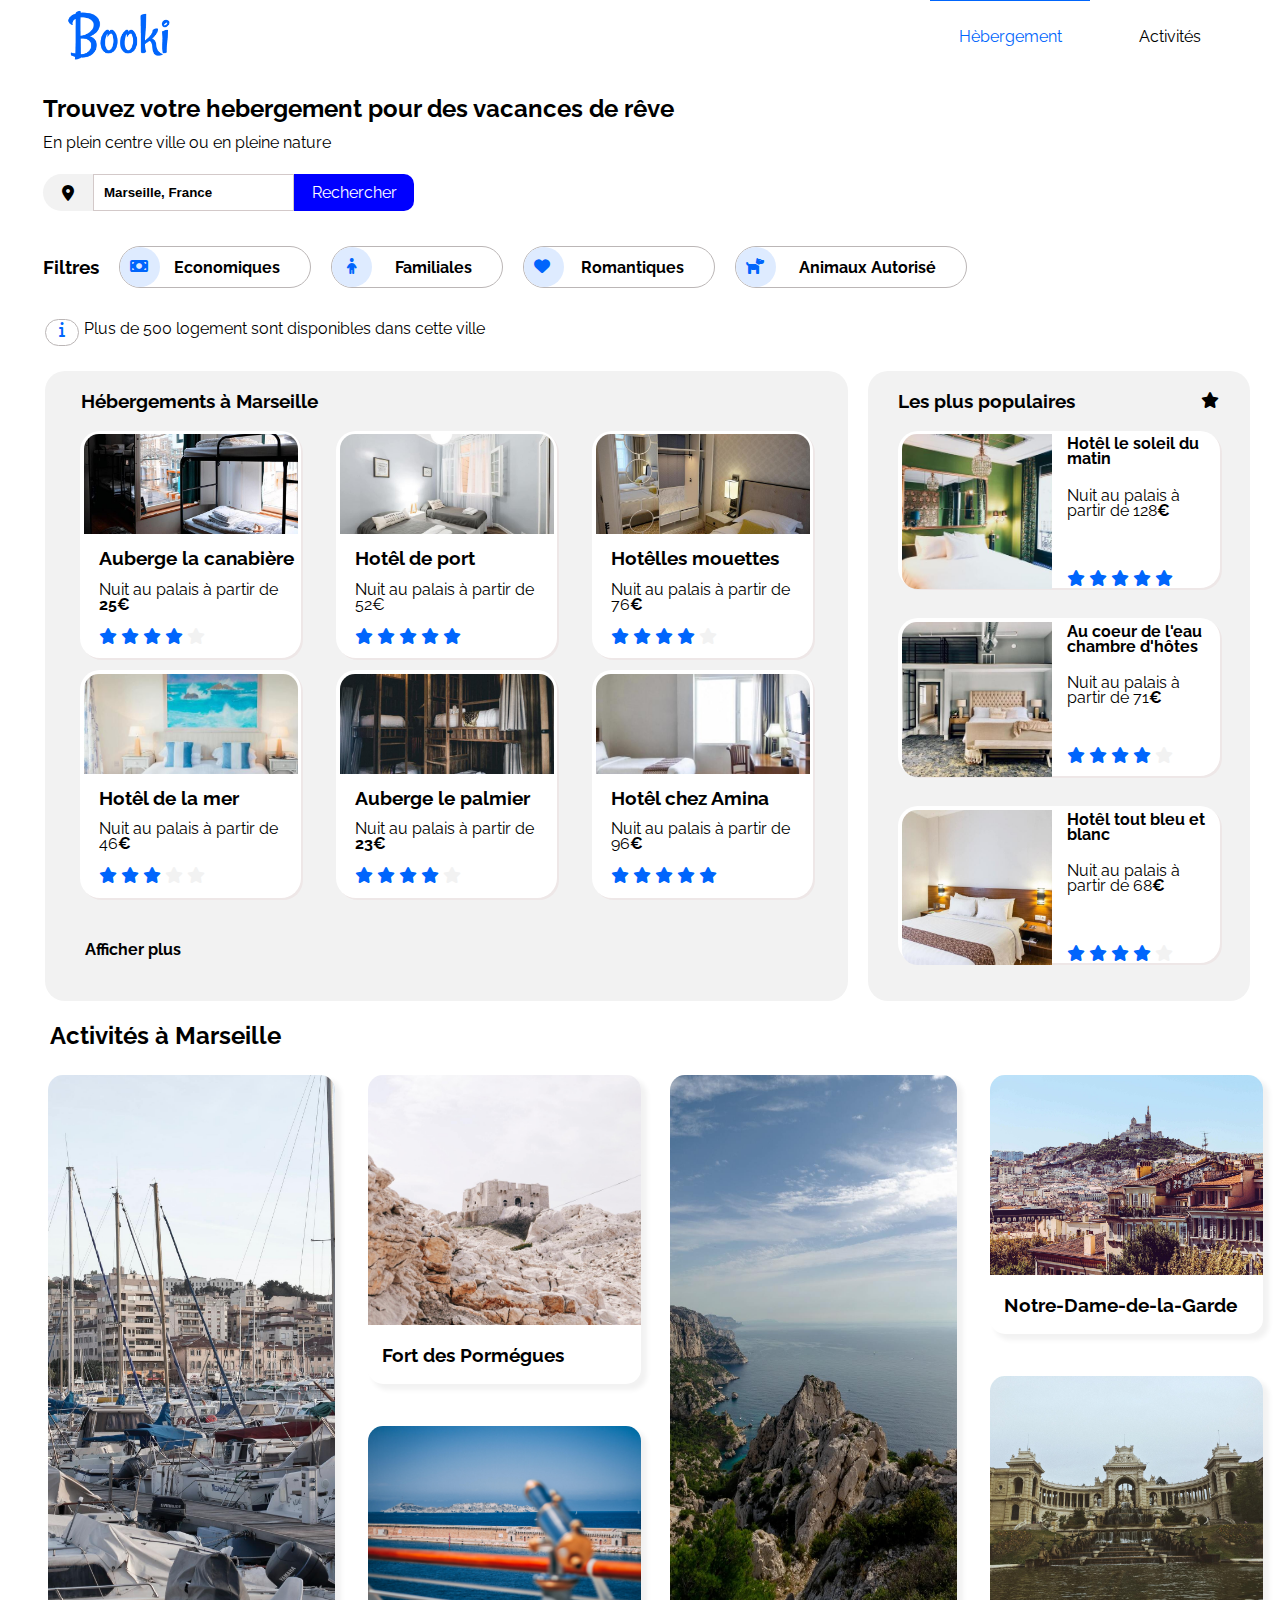
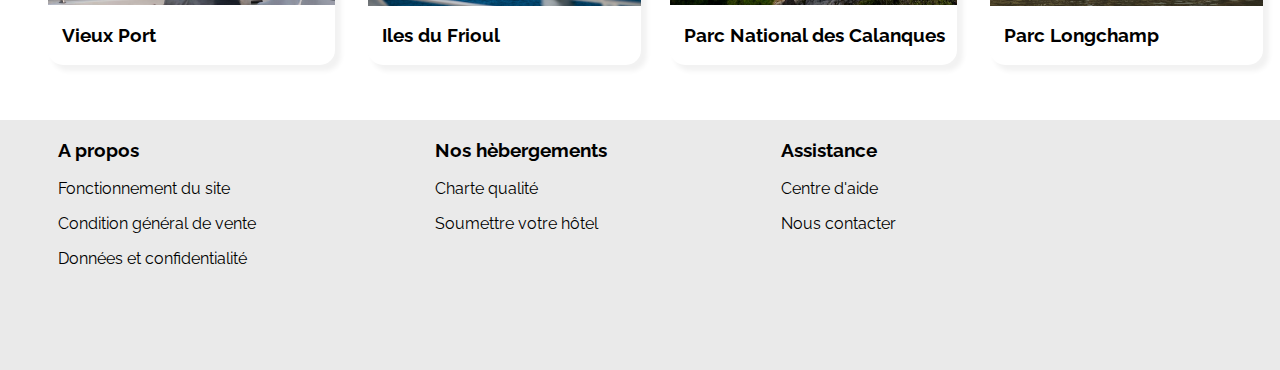
<file: index.html>
<!DOCTYPE html>
<html lang="en">

<head>
    <meta charset="UTF-8">
    <meta http-equiv="X-UA-Compatible" content="IE=edge">
    <meta name="viewport" content="width=device-width, initial-scale=1.0">
    <title>Booki</title>
    <link rel="stylesheet" href="styles.css">
    <link rel="stylesheet" href="https://cdnjs.cloudflare.com/ajax/libs/font-awesome/6.4.0/css/all.min.css">
    <link rel="stylesheet" href="https://fonts.google.com/specimen/Raleway">
</head>

<body>
    <div class="main">
        <header class="NAV">
            <div class="send size-liens/ flex-between flex-column-betweens">
                <div class="content-logo">
                <img src="./Image-booki/Booki@3x.png" alt="logo Booki" class="size-lien">
            </div>
                <nav class="flex-arounds">
                    <div class="flex-centre1 su bordure-nav1">
                        <div class="size-lien s flex-centre1 bordure-nav3">
                            <a class="color texte" href="#Hèbergement">Hèbergement</a>
                        </div>
                        <div class="size-lien rest flex-centre1 bordure-nav">
                            <a class="color-lien2 texte" href="#Activités">Activités</a>
                        </div>
                    </div>
                </nav>
            </div>
        </header>
        <div class="container send">
            <div class="main res">
                <div class="section-title">
                    <h2 class="chou">Trouvez votre hebergement pour des vacances de rêve</h2>
                </div>
                    <p>En plein centre ville ou en pleine nature</p>
                <div>
                    <div class="bordure-search flex-centre2">
                        <div class="back-gris flex-centre icon-size">
                            <i class="fa-solid fa-location-dot"></i>
                        </div>
                        <div class="loge">
                            <strong>
                            <input class="bordure-none padding-search" type="text"
                                placeholder="Marseille, France">
                            </strong>
                        </div>
                        <div class="back-bleu flex-centre buttom-search">Rechercher</div>
                        <div class="back-bleue flex-centren buttom-searche"><i class="fa-solid fa-magnifying-glass"></i></div>
                    </div>
                </div>
            </div>
            <div class="mobile-filtre-wrap filtre tailles-blooFoot sami">
                <div class="marg-filtre-titre res">
                    <h3>Filtres</h3>
                </div>
                <div class="section-title moon mobile-filtre-wrap">
                    <div class="flex-betweens filtre-texte-icone moon res">
                        <div class="circle">
                            <i class="fa-solid fa-money-bill fa-Ig filtre-icons flex-centre color"></i>
                        </div>
                        <div class="se flex-centre">Economiques</div>
                    </div>
                    <div class="flex-betweens filtre-texte-icone1 moon res">
                        <div class="circle">
                            <i class="fa-solid fa-child fa-Ig filtre-icons flex-centre color sends2"></i>
                        </div>
                        <div class="se flex-centre">Familiales</div>
                    </div>
                    <div class="flex-betweens filtre-texte-icone moon res">
                        <div class="circle">
                            <i class="fa-solid fa-heart fa-Ig filtre-icons flex-centre color"></i>
                        </div>
                        <div class="se flex-centre">Romantiques</div>
                    </div>
                    <div class="flex-betweens filtre-texte-icone2 moon res">
                        <div class="circle">
                            <i class="fa-solid fa-dog fa-Ig filtreIcons flex-centre color"></i>
                        </div>
                        <div class="flex-centre se">Animaux Autorisé</div>
                    </div>
                </div>
            </div>
        </div>
    </div>

    <div class="info tailles-blooFoot res">
        <div class="parent-icons send sams sami">
            <div class="flex-start filtre-texte-icones">
                <div class="round">
                    <i class="fa fa-info color"></i>
                </div>
                Plus de 500 logement sont disponibles dans cette ville
            </div>
        </div>
    </div>
    <section class="flex-aro sendw">
        <div id="Hèbergement" class="size-hebergements back-gris bloc-hebergements">
            <h3 class="sendi">Hébergements à Marseille</h3>
            <div class="hebergement-wrap flex-between5">
                <div class="cube-hebergements">
                    <div class="cube-details-hebergement">
                        <div class="imghebergements1 card--imghebergements"></div>
                        <div class="spacen sends">
                            <h3>Auberge la canabière</h3>
                            <p class="spaces">Nuit au palais à partir de <strong>25€</strong></p>
                            <div><i class="fa-solid fa-star color"></i>
                                <i class="fa-solid fa-star color"></i>
                                <i class="fa-solid fa-star color"></i>
                                <i class="fa-solid fa-star color"></i>
                                <i class="fa-solid fa-star coleur"></i>
                            </div>
                        </div>
                    </div>
                </div>
                <div class="cube-hebergements">
                    <div class="spacen">
                        <div class="imghebergements2 card--imghebergements"></div>
                        <div class="cube-details-hebergement sends">
                            <h3>Hotêl de port</h3>
                            <p class="spaces">Nuit au palais à partir de <strong></strong>52€</p>
                            <div><i class="fa-solid fa-star color"></i>
                                <i class="fa-solid fa-star color"></i>
                                <i class="fa-solid fa-star color"></i>
                                <i class="fa-solid fa-star color"></i>
                                <i class="fa-solid fa-star color"></i>
                            </div>
                        </div>
                    </div>
                </div>
                <div class="cube-hebergements">
                    <div class="spacen">
                        <div class="imghebergements3 card--imghebergements"></div>
                        <div class="cube-details-hebergement sends">
                            <h3>Hotêlles mouettes</h3>
                            <p class="spaces">Nuit au palais à partir de 76<strong>€</strong></p>
                            <div><i class="fa-solid fa-star color"></i>
                                <i class="fa-solid fa-star color"></i>
                                <i class="fa-solid fa-star color"></i>
                                <i class="fa-solid fa-star color"></i>
                                <i class="fa-solid fa-star coleur"></i>
                            </div>
                        </div>
                    </div>
                </div>
                <div class="cube-hebergements">
                    <div class="spacen">
                        <div class="imghebergements4 card--imghebergements"></div>
                        <div class="cube-details-hebergement sends">
                            <h3>Hotêl de la mer</h3>
                            <p class="spaces">Nuit au palais à partir de 46<strong>€</strong></p>
                            <div><i class="fa-solid fa-star color"></i>
                                <i class="fa-solid fa-star color"></i>
                                <i class="fa-solid fa-star color"></i>
                                <i class="fa-solid fa-star coleur"></i>
                                <i class="fa-solid fa-star coleur"></i>
                            </div>
                        </div>
                    </div>
                </div>
                <div class="cube-hebergements">
                    <div class="spacen">
                        <div class="imghebergements5 card--imghebergements"></div>
                        <div class="cube-details-hebergement sends">
                            <h3>Auberge le palmier</h3>
                            <p class="spaces">Nuit au palais à partir de <strong>23€</strong></p>
                            <div><i class="fa-solid fa-star color"></i>
                                <i class="fa-solid fa-star color"></i>
                                <i class="fa-solid fa-star color"></i>
                                <i class="fa-solid fa-star color"></i>
                                <i class="fa-solid fa-star coleur"></i>
                            </div>
                        </div>
                    </div>
                </div>
                <div class="cube-hebergements">
                    <div class="spacen">
                        <div class="imghebergements6 card--imghebergements"></div>
                        <div class="cube-details-hebergement sends">
                            <h3>Hotêl chez Amina</h3>
                            <p class="spaces">Nuit au palais à partir de 96<strong>€</strong></p>
                            <div><i class="fa-solid fa-star color"></i>
                                <i class="fa-solid fa-star color"></i>
                                <i class="fa-solid fa-star color"></i>
                                <i class="fa-solid fa-star color"></i>
                                <i class="fa-solid fa-star color"></i>
                            </div>
                        </div>
                    </div>
                </div>

            </div>
            <p class="sams2 sums"><strong>Afficher plus</strong></p>
        </div>
        <div class="size-populaires back-gris bloc-populaires se">
            <div class="flex-between sends5 sam">
                <h3>Les plus populaires</h3>
                <div class="sun samin">
                    <i class="fa-solid fa-star"></i>
                </div>
            </div>
            <div class="bloc3 flex-column-between flex-column-between1 spaces">
                <div class="cube-imgpopulaires flex-between">
                    <div class="imgpopulairess1 card--populaires"></div>
                    <div class="cube-details-imgpopulaires">
                        <h4 class="sa">Hotêl le soleil du matin</h3>
                        <p class="sal">Nuit au palais à partir de 128<strong>€</strong></p>
                        <div class="spac"><i class="fa-solid fa-star color"></i>
                            <i class="fa-solid fa-star color"></i>
                            <i class="fa-solid fa-star color"></i>
                            <i class="fa-solid fa-star color"></i>
                            <i class="fa-solid fa-star color"></i>
                        </div>
                    </div>
                </div>
                <div class="cube-imgpopulaires flex-between spaces">

                    <div class="imgpopulairess2 card--populaires"></div>
                    <div class="cube-details-imgpopulaires">
                        <h4 class="sa">Au coeur de l'eau chambre d'hôtes</h3>
                        <p class="sal">Nuit au palais à partir de 71<strong>€</strong></p>
                        <div class="spa"><i class="fa-solid fa-star color"></i>
                            <i class="fa-solid fa-star color"></i>
                            <i class="fa-solid fa-star color"></i>
                            <i class="fa-solid fa-star color"></i>
                            <i class="fa-solid fa-star coleur"></i>
                        </div>
                    </div>

                </div>
                <div class="cube-imgpopulaires flex-between spaces">
                    <div class="imgpopulairess3 card--populaires"></div>
                    <div class="cube-details-imgpopulaires">
                        <h4 class="sa">Hotêl tout bleu et blanc</h3>
                        <p class="sal">Nuit au palais à partir de 68<strong>€</strong></p>
                        <div class="spac"><i class="fa-solid fa-star color"></i>
                            <i class="fa-solid fa-star color"></i>
                            <i class="fa-solid fa-star color"></i>
                            <i class="fa-solid fa-star color"></i>
                            <i class="fa-solid fa-star coleur"></i>
                        </div>
                    </div>

                </div>
            </div>
        </div>
    </section>
    <section class="Activités">
        <h2 id="Activités" class="senul">Activités à Marseille</h2>
        <div class="bloc-activités flex-centres res1">
            <div class="cube-activités flex-column-centre">
                <div class="img-activités1"></div>
                <div class="hauteur-titre titre-activités">
                    <h3>Vieux Port</h3>
                </div>
            </div>
            <div class="bloc-activités2356 flex-column-between">
                <div class="cube-activités2356 flex-column-centre">
                    <div class="img-activités2"></div>
                    <div class="hauteur-titre titre-activités">
                        <h3>Fort des Pormégues</h3>
                    </div>
                </div>

                <div class="cube-activités2356 flex-column-centre">
                    <div class="img-activités3"></div>
                    <div class="hauteur-titre titre-activités">
                        <h3>Iles du Frioul</h3>
                    </div>
                </div>
            </div>
            <div class="cube-activités flex-column-centre">
                <div class="img-activités4"></div>
                <div class="hauteur-titre titre-activités">
                    <h3>Parc National des Calanques</h3>
                </div>
            </div>
            <div class="bloc-activités2356 flex-column-between">
                <div class="cube-activités2356 flex-column-centre">
                    <div class="img-activités5"></div>
                    <div class="hauteur-titre titre-activités">
                        <h3>Notre-Dame-de-la-Garde</h3>
                    </div>
                </div>
                <div class="cube-activités2356 flex-column-centre">
                    <div class="img-activités6"></div>
                    <div class="hauteur-titre titre-activités">
                        <h3>Parc Longchamp</h3>
                    </div>
                </div>
            </div>
        </div>
    </section>
    <footer class="same">
        <div class="footer backgris flex-between">
            <div class="marge-bloc-foot1 sams">
                <h3 class="res resi">A propos</h3>
                <p class="res resi">Fonctionnement du site</p>
                <p class="res resi">Condition général de vente </p>
                <p class="res resi">Données et confidentialité</p>
            </div>
            <div class="marge-bloc-foot2 tailles-bloo-foot sams1 sends2">
                <h3 class="res resil">Nos hèbergements</h3>
                <p class="res resil">Charte qualité</p>
                <p class="res resil">Soumettre votre hôtel</p>
            </div>
            <div class="marge-bloc-foot3 tailles-bloo-foot sams1">
                <h3 class="res resil">Assistance</h3>
                <p  class="res resil">Centre d'aide</p>
                <p  class="res resil">Nous contacter </p>
            </div>
        </div>
    </footer>
    </div>
</body>
</html>
</file>
<file: styles.css>
/* GENERAL */
@import url('https://fonts.googleapis.com/css2?family=Raleway:wght@200;500&display=swap');


html,
body{  
    font-family: 'Raleway',sans-serif;
}
.flex-centre2 {
    display: flex;
    /* justify-content: center; */
    align-items: center;
}
.flex-centre {
    display: flex;
    justify-content: center;
    align-items: center;
}
.flex-centres {
    display: flex;
    justify-content: center;
    align-items: center;
}
.flex-centre1 {
    display: flex;
    justify-content: center;
    align-items: center;
}
.flex-around {
    display: flex;
    justify-content: space-around;
    align-items: center;
}
.flex-aro {
    display: flex;
    justify-content: space-around;
    align-items: center;
}
.flex-betweens {
    display: flex;
    justify-content: space-between;
    align-items: center;
}

.flex-start{
    display: flex;
    align-items: start;
}
.flex-between {
    display: flex;
    justify-content: space-between;
}
.flex-between5 {
    display: flex;
    justify-content: space-between;
}
.flex-column-centre {
    display: flex;
    flex-direction: column;
    justify-content: center;
    align-items: center;
}
.flex-column-around {
    display: flex;
    flex-direction: column;
    justify-content: space-around;
}
.flex-column-arounds {
    flex-direction: column;
}
.flex-column-between {
    display: flex;
    flex-direction: column;
    justify-content: space-between;
}
.hebergement-wrap {
    display: flex;flex-wrap: wrap;
}
.circle {
    width: 20px;
    height: 20px;
    padding: 10px;
    background-color: #deebff;
    border-radius: 100%;
}
.filtre-texte-icones {
    height: 40px;
    width: 700px;
    border-radius: 50px;
    margin-right: 20px;
}
.filtre-texte-icone {
    height: 40px;
    width: 190px;
    border: 1px solid rgb(187, 182, 182);
    border-radius: 50px;
    margin-right: 20px;
}
.filtre-texte-icone:hover {
    height: 40px;
    width: 190px;
    border: 1px solid blue;
    border-radius: 50px;
    margin-right: 20px;  
}
.filtre-texte-icone2 {
    height: 40px;
    width: 230px;
    border: 1px solid rgb(187, 182, 182);
    border-radius: 50px;
    margin-right: 20px;
}
.filtre-texte-icone2:hover {
    height: 40px;
    width: 220px;
    border: 1px solid blue;
    border-radius: 50px;
    margin-right: 20px;
}
.filtre-texte-icone1 {
    height: 40px;
    width: 170px;
    border: 1px solid rgb(187, 182, 182);
    border-radius: 50px;
    margin-right: 20px;
}
.filtre-texte-icone1:hover {
    height: 40px;
    width: 170px;
    border: 1px solid blue;
    border-radius: 50px;
    margin-right: 20px;
}
::placeholder {
    color: black;
}
.bordure-none {
    border: none;
    color: black;
    font-weight: bold;
}
.section-title {
    font-weight: bold;
    display: flex; flex-wrap: wrap;
}
.color {
    color: #0065FC;
}
.coleur {
    color: #f2f2f2;
}
.color-bleu {
    background-color: #0065FC;
}
.color-bleu-clair {
    background-color: #deebff;
}
.color-gris {
    background-color: #f2f2f2;
}
.back-bleu {
    background-color: blue;
}
.back-bleu-clair {
    background-color: #deebff;
}
.back-gris {
    background-color: #f2f2f2;
}
/* NAV*/

.size-lien12 {
    margin-right: 10px;
}
.size-lien {
    width: 160px;
    height: 70px;
}
.color-lien13 {
    color: blue;
}
.color-lien2 {
    color: black;
}
.color-lien2:hover {
    color: blue;
    cursor: pointer;
}
.bordure-nav:hover {
    border-top: 1px solid blue;
    cursor: pointer;
}
.bordure-nav {
    border-top: 1px solid transparent;
}
.bordure-nav3 {
    border-top: 1px solid #0065FC;
    }
.marg-logo {
    margin-bottom: 7px;
}
.texte {
    text-decoration: none;
}
/* INFO ICONS */
.info {
    display: flex;
    align-items: center;
    cursor: pointer;
}
.round {
    width: 32px;
    height: 25px;
    text-align: center;
    border: 1px solid rgb(187, 182, 182);
    border-radius: 25px;
    margin-right: 5px;
}
.parent-icons {
    width: 20px;
    height: 20px;
    border: 2px solid white;
    border-radius: 25px;
    margin-right: 5px;
}
/* HEBERGEMENTS */
.flex-around {
    display: flex;
}
.size-hebergements {
    flex: 2;
    width: 85%;
    height: 630px;
    margin-right: 20px;
    margin-left: 45px;
    border-radius: 20px;
    cursor: pointer;
    background-color: #f2f2f2;
}
.bloc-hebergements {
    padding-left: 20px;
    padding-right: 20px;
}
.bloc1 {
    margin-bottom: 10px;
    height: 25%;
}
.bloc2 {
    margin-top: 10px;
}
.chou {
    margin-bottom: -0.5%;
}
.spaces {
    line-height : 15px;
}
.space {
    line-height : 1%;
}
.spacen {
    line-height : 10px;
}
.spac {
    line-height : 90px;
}
.spa {
    line-height : 70px;
}
.cube-hebergements {
    width: 28%;
    height: 220px;
    background-color: white;
    padding: 0.5%;
    border-radius: 20px;
    margin-right: 15px;
    margin-bottom: 12px;
    margin-top: 0px;
    margin-left: 15px;
    cursor: pointer;
    box-shadow: 2px 2px rgb(238, 231, 231);
} 
.cube-hebergements:hover {
    transform: scale(1.02);
}
.cube-details-hebergements {
    width: 90%;
    
}
.size-populaires{
    flex: 1;
    width: 15%;
    height: 630px;
    margin-right: 50px;
    border-radius: 20px;
    cursor: pointer;
    background-color: #f2f2f2;
}
.card--imghebergements {
    background-size: cover;
    background-position: center;
    width: 100%;
    height: 100px;
    border-radius: 15px 15px 0 0;
}
.imghebergements1 {
    background-image: url(./Image-booki/hebergements/4_small/marcus-loke-WQJvWU_HZFo-unsplash.jpg);
   
}
.imghebergements2 {
    background-image: url(./Image-booki/hebergements/4_small/fred-kleber-gTbaxaVLvsg-unsplash.jpg);
    
}
.imghebergements3 {
    background-image: url(./Image-booki/hebergements/4_small/reisetopia-B8WIgxA_PFU-unsplash.jpg);
    
}
.imghebergements4 {
    background-image: url(./Image-booki/hebergements/4_small/annie-spratt-Eg1qcIitAuA-unsplash.jpg);
 
}
.imghebergements5 {
    background-image: url(./Image-booki/hebergements/4_small/nicate-lee-kT-ZyaiwBe0-unsplash.jpg);
    
}
.imghebergements6 {
    background-image: url(./Image-booki/hebergements/4_small/febrian-zakaria-M6S1WvfW68A-unsplash.jpg);
    
}

/* POPULAIRES */
.flex-around {
    display: flex;
}
.cube-imgpopulaires {
    width: auto;
    height: 150px;
    background-color: white;
    padding: 1%;
    border-radius: 20px;
    margin-left: 30px;
    margin-bottom: 30px;
    margin-right: 30px;
    box-shadow: 2px 2px rgb(238, 231, 231);
} 
.cube-imgpopulaires:hover {
    transform: scale(1.01);
}
.cube-details-imgpopulaires {
    width: 100%;
    height: 130px;
    margin-left: 15px;
}
.card--populaires {
    background-size: cover;
    background-position: center;
    width: 100%;
    height: 155px;
    border-radius: 15px 0 0 15px;
}
.imgpopulairess1 {
    background-image: url(./Image-booki/hebergements/4_small/emile-guillemot-Bj_rcSC5XfE-unsplash.jpg);   
}
.no-bullet {
    list-style-type: none;
}
.imgpopulairess2 {
    background-image: url(./Image-booki/hebergements/4_small/aw-creative-VGs8z60yT2c-unsplash.jpg);
}
.imgpopulairess3 {
    background-image: url(./Image-booki/hebergements/4_small/febrian-zakaria-sjvU0THccQA-unsplash.jpg);
}
/* ACTIVITES */
.activités {
    margin-top: 50px;
    margin-bottom: 50px;
}
.bloc-activités {
    width: 97.2%;
    height: 600px;
}
.bloc-activités2356 {
    width: 25%;
    height: 590px;
}
.senul {
    margin-left: 50px;
}
/* reglage bloc */ 
.cube-activités {
    width: 25%;
    border-radius: 15px;
    margin-left: 48px;
    cursor: pointer;
    box-shadow: 5px 5px 5px 1px #f2f2f2;
}
.cube-activités:hover {
    transform: scale(1.01);
}
.cube-activités2356:hover{
    transform: scale(1.01);
}
.cube-activités2356 {
    width: 95%;
    border-radius: 15px;
    margin-left: 33px;
    /* margin-top: 15px; */
    cursor: pointer;
    box-shadow: 5px 5px 5px 1px #f2f2f2;
}
/* fin reglage bloc*/
.hauteur {
    height: 70px;
}
.titre-activités {
    display: flex;
    justify-content: flex-start;
    align-items: center;
    padding-left: 5%;
    width: 95%;
}
.img-activités1 {
    background-image: url(./Image-booki/2_large/Bateau.jpg);
    background-size: cover;
    background-position: center;
    width: 100%;
    height: 530px;
    border-radius: 15px 15px 0 0;
}
.img-activités2 {
    background-image: url(./Image-booki/2_large/Rocher.jpg);
    background-size: cover;
    background-position: center;
    width: 100%;
    height: 250px;
    border-radius: 15px 15px 0 0;
}
.img-activités3 {
    background-image: url(./Image-booki/2_large/Ocean.jpg);
    background-size: cover;
    background-position: center;
    width: 100%;
    height: 180px;
    border-radius: 15px 15px 0 0;
}
.img-activités4 {
    background-image: url(./Image-booki/2_large/Ciel.jpg);
    background-size: cover;
    background-position: center;
    width: 100%;
    height: 530px;
    border-radius: 15px 15px 0 0;
}
.img-activités5 {
    background-image: url(./Image-booki/2_large/Maison.jpg);
    background-size: cover;
    background-position: center;
    width: 100%;
    height: 200px;
    border-radius: 15px 15px 0 0;
}
.img-activités6 {
    background-image: url(./Image-booki/2_large/Palais.jpg);
    background-size: cover;
    background-position: center;
    width: 100%;
    height: 230px;
    border-radius: 15px 15px 0 0;
}
/* footer */
.footer {
    height: 250px;
    cursor: pointer;
    background-color: rgba(128, 128, 128, 0.164);
    
}
.tailles-bloo-foot {
    height: 100px;
}
.tailles-bloo-foots {
    height: 50px;
}
.marge-bloc-foot1 {
    margin-left: 4.5%;
}
.marge-bloc-foot3 {
    margin-right: 30%;
}
/* IMAGE */
img {
    width: 250px;
    height: 200px;
    object-fit: cover;
}
.left-images {
    display: inline;
    width: 60%;
    height: 100%;
}
.right-images {
    display: inline;
    width: 30%;
    height: 100%;
}
.menu {
    display: flex;
    justify-content: space-between;
    width: fit-content;
}
.menu-column{
     width: 30%;
}
.menu-column h4{
    text-transform: capitalize;
    font-size: 26px;
    font-weight: 500;
}
.menu-content {
    color: black;
    font-style: normal;
}
.padding-search {
    padding: 10px 10px 10px 10px;
    border: 1px solid rgba(201, 189, 189, 0.822);
}
.recherche {
    height: 200px;
    width: 230px;
    font-size: 18px;
    color: black;
    font-weight: bold;
}
.icon-size {
    height: 50px;
    width: 50px;
    border-radius: 10px 0 0 10px;
}
.buttom-search {
    height: 50px;
    width: 120px;
    color: white;
    opacity: 1;
}
.buttom-searche {
    height: 50px;
    width: 50px;
    border-radius: 0px 5px 5px 0px;
    color: white;
    opacity: 0;
}
/*HEADER */
.bordure-search {
    width: 100%;

    border-radius: 10px;
    /* border: 0.5px solid white; */
}
/* .padding-search {
    padding-left: 20px;
} */
.icon-size {
height: 37px;
width: 50px;
border-radius: 20px 0 0 20px;
}
.c{
    height: 50px;
    width: 120px;
    color: white;
    cursor: pointer;
    border-radius: 0 10px 0 10px;
}
body{
    margin: 0px;
    padding: 0px;
    /* box-sizing: border-box; */
}
nav ul li {
    list-style-type: none;
    display: inline-block;
    padding: 10px;
}
nav ul li a{
color: blue;
letter-spacing: 0.1rem;
}
.sends4 {
    margin-left: 80px;
}
.send {
    margin-left: 43px;
}
.sendW {
    margin-left: 43px;
}
.sendi {
    margin-left: 16px;
}
.sends5 {
    margin-left: 30px;
}
.sends {
    margin-left: 15px;
}
.sends1 {
    margin-left: 50px;
}
.sends2 {
    margin-left: 5px;
}
.sends3 {
    margin-left: 15px;
}
.sun {
    margin-right: 31px;
}
.su {
    margin-right: 30px;
}
.se {
    margin-right: 30px;
}
.suns {
    margin-right: 200px;
}
.sunsi {
    margin-right: 55px;
}
.sunsil {
    margin-right: 10px;
}
.sa {
    margin-top: 2px;
}
.sam {
    margin-top: 0px;
}
.sami {
    margin-top: 20px;
}
.samin {
    margin-top: 20px;
}
.same {
    margin-top: 50px;
}
.sams {
    margin-bottom: 30px;
}
.sams {
    margin-bottom: 30px;
}
.sams2 {
    margin-top: 30px;
}
.sams1 {
    margin-bottom: 100px;
}
form{
    padding: 35px;
}
/* input {
    font-size: 31px;
} */
.buttom-search {
    height: 37px;
    width: 120px;
    color: white;
    cursor: pointer;
    border-radius: 0 10px 10px 0;
}
/* Filtres */
.marg-filtre {
    margin-top: 50px;
    margin-bottom: 40px;
}
.filtre {
    display: flex;
    align-items: center;
    display: flex;flex-wrap: wrap;
    cursor: pointer;
}
.marg-filtre-titre {
    margin-right: 20px;
}
.filtre-texte-icons {
    border: 2px solid cornsilk;
    height: 50px;
    border-radius: 30px;
    margin-right: 20px;
}
.sums {
    margin-left: 20px;
}
.filtre-texte-icons:hover > 
.filtreTexte {
    color: blue;
}
/* responsive */

    @media screen and (min-width:0px) and (max-width: 700px) {
        body {
            /* background-color: rgb(207, 195, 16); */
            margin: 0px;
        }
        .mobile-filtre-wrap {
            align-items: flex-start;
            display: flex;flex-wrap: wrap;
        }
        .content-logo {
            width: 100%;
            display: flex;
            justify-content: center;
        }
        .icon-size {
            height: 40px;
            min-width: 0%;
            max-width: 10%;
            border-radius: 10px 0 0 10px;
        }
        .size-lien {
            width: 160px;
            height: 70px;
        }
        input[type="text"] {
            font-size:100% !important;
        }
        .loge {
            min-width: 0%;
            max-width: 100%;
            height: 100%;
        }
        .sendi {
            margin-left: 25px;
        }
        .padding-search {
            padding-left: 10px; 
            border: 1px solid rgba(201, 189, 189, 0.822);
        }
        .flex-centre {
            display: flex;
            justify-content: center;
            align-items: center;
        }
        .back-bleu {
            background-color: white;
        }
        .back-bleue {
            background-color: blue;
        }
        /* .space {
            line-height : ;
        } */
        .buttom-search {
            height: 0px;
            width: 0px;
            color: white;
            opacity: 0;
        }
        .buttom-searche {
            height: 40px;
            min-width: 10%;
            max-width: 30%;
            margin-right: 0%;
            border-radius: 0px 5px 5px 0px;
            color: white;
            opacity: 1;
        }
        .rest {
            margin-left: 60px;
        }
        .bordure-nav1 {
            width: 100%;
            border-bottom: 1px solid #f2F2F2;
        }
        .bordure-nav3 {
            width: 370px;
            border-top:none;
            border-bottom: 1px solid #0065FC;
        }
        .bordure-nav {
            width: 370px;
            margin-left: 0px;
            border-top: none;
            border-bottom: 1px solid transparent;
         }
        .bordure-nav:hover {
            border-top: none;
            border-bottom: 1px solid #0065FC;
            cursor: pointer;
        }    
        .flex-around {
            display: flex;
            flex-direction: column-reverse;
            justify-content: space-around;
        }
        .flex-aro {
            display: flex;
            flex-direction: column-reverse;
            justify-content: space-around;
            align-items: flex-start;
        }
        .su {
            margin-right: 0px;
        }
        .samin {
            margin-top: 20px;
        }
        .bordure-nav:hover {
            cursor: pointer;
        }
        .moon {
            margin-bottom: 10px;
            cursor: pointer;
        }
        .sa {
            margin-top: 20px;
        }
        .card--imghebergements {
            background-position: center;
            width: 100%;
            margin-left: 0px;
            border-radius: 15px 15px 0 0;
        }
        .spa {
            line-height : 70px;
        }
        .spac {
            line-height : 80px;
        }
        .sam {
            margin-top: 0px;
        }
        .sami {
            margin-top: 0px;
        }
        .same {
            margin-top: 0px;
        }
        .sams {
            margin-bottom: 0px;
        }
        .bordure-search {
            width: 100%;
            border: 0px solid white;
        }
        .bloc3 {
            margin-top: 0px;
        }
        .card--populaires {
            width: 90%;
            height: 160px;
            margin: 5px;
            border-radius: 15px 15px 15px 15px;
        } 
        .size-populaires{
            flex: 1;
            width: 100%;
            height: 650px;
            margin-left: 0px;
            margin-top: 35px;
            background-color: #f2f2f2;
        }
        
        .cube-imgpopulaires {
            width: auto;
            height: 170px;
            background-color: white;
            padding: 0%;
            border-radius: 0px;
            margin-left: 20px;
            box-shadow: 2px 2px rgb(238, 231, 231);
            border-radius: 15px 15px 15px 15px;
        } 
        .size-hebergements {
            flex: 2;
            width: 100%;
            height: 200px;
            border-radius: 10px;
            margin-left : 0px;
            margin-top: 20px;
            background-color: #f2F2F2;
        }
        .cube-hebergements { 
            width: 90%;   
            margin-bottom: 40px;
            cursor: pointer;
            margin-left: 25px;
            margin-right: 0px;
            box-shadow: 2px 2px rgb(238, 231, 231);
        } 
        .bloc-hebergements {
            padding-left: 0px;
            padding-right: 0px;
            height: auto;
        }
        .sams2 {
            margin-bottom: 30px;
            margin-top: 0px;
        }
        .send {
            margin-left: 0px;
        }
        .sums {
            margin-left: 30px;
        }
        .bloc1 {
            flex-direction: column;
            margin-bottom: 0;
        }
        .bloc2 {
            flex-direction: column;
            margin-top: 0;
        }
        .flex-centres {
            display: flex;
            flex-direction: column-reverse;
            align-items: flex-start;
        }
        .flex-centre1 {
            display: flex;
            align-items: flex-start;
        }
        .flex-centren {
            display: flex;
            justify-content: center;
            align-items: center;
        }
        .flex-column-centre {
            display: flex;
            flex-direction: column;
            justify-content: center;
            align-items: flex-start;
        }
        .flex-column-betweens {
            display: flex;
            flex-direction: column;
            justify-content: space-between;
        }
        .filtre-texte-icones {
            height: 40px;
            width: 350px;
            border-radius: 0px;
            margin-right: 0px;
        }
        .bloc-activités {
            width: 93%;
            margin-left: 0px;
            height: 1350px; 
            margin-left: 10px;  
        }
        .bloc-activités2356 {
            width: 100%;
            margin-top: 22px;
            margin-left: 10px;
        }
        .cube-activités:hover {
            transform: scale(1.02);
        }
        .cube-activités2356:hover{
            transform: scale(1.02);
        }
        .cube-activités {
            width: 98%;
            height: 200px;
            margin-top: 20px;
            margin-left: 15px;
        }
        .tu {
            margin-left: 10px;
        }
        .cube-activités2356 {
            width: 98%;
            height: 200px;
            margin-top: 17px;
            margin-left: 5px;
            box-shadow: 5px 5px 5px 1px #f2f2f2;
        }
        .img-activités1 {
            background-size: cover;
            background-position: center;
            width: 100%;
            height: 200px;
            border-radius: 15px 15px 0 0;
        }
        .img-activités2 {
            background-size: cover;
            background-position: center;
            width: 100%;
            height: 200px;
            border-radius: 15px 15px 0 0;
        }
        .img-activités3 {
            background-size: cover;
            background-position: center;
            width: 100%;
            height: 200px;
            border-radius: 15px 15px 0 0;
        }
        .img-activités5 {
            background-size: cover;
            background-position: center;
            width: 100%;
            height: 200px;
            border-radius: 15px 15px 0 0;
        }
        .footer {
            height: 400px;
            margin-top: 40px;
            background-color: rgba(128, 128, 128, 0.164);
            flex-direction: column;
            align-items: flex-start;
        }
        
        .recherche{
            height: 50px;
            width: 88%;
            font-size: 18px;
            color: black;
            font-weight: bold;
            background-color: #b11111;
        }
        .res {
            margin-left: 25px;
        }
        .res1 {
            margin-left: 15px;
        }
        .senu {
            margin-left: 10px;
        }
        .senul {
            margin-left: 25px;
        }
        .sends2 {
            margin-left: 0px;
        }
        .sams1 {
            margin-bottom: 15px;
        }
        .tailles-bloo-foot {
            height: 100px;
        }
        .marge-bloc-foot1 {
            margin-left: 0%;
        }
        .marge-bloc-foot3 {
            margin-left: 0%;
        }
    }    
        /* .mobile-filtre-wrap {
            flex-direction: column;
            align-items: flex-start;
        }
        .filtre-texte-icone {
            margin-bottom: 20px
        }
        .circle {
            padding: 15px;
            background-color: #deebff;
        }
        .activités {
            display: flex;
            flex-direction: column-reverse;
            align-items: center;
        }
        .flex-centres {
            display: flex;
        flex-direction: column-reverse;
        align-items: center;
        }
        #hebergements {
            flex-direction: column-reverse;
            width: 100px;
        }
        .flex-around {
            display: flex;
            flex-direction: column-reverse;
            justify-content: space-around;
            align-items: center;
        }
        .bloc-populaires {
            flex: none;
            width: 90%;
            margin-left: 0;
            padding: 5%;
        }
        .size-populaires{
            flex: 1;
            width: 600px;
            height: 650px;
            margin-left: 370px;
            background-color: #b11111;
        }
        .tu {
            margin-left: 40px;
        }
        .marge-bloc-foot1 {
            margin-right: 5%;
        }
        .footer {
            height: 600px;
            width: 700px;
            display: flex;
            flex-direction: column-reverse;
            align-items: center;
            
        }
        .tailles-bloo-foot {
            margin-right: 400px;
        }
        .sams2 {
            margin-left: 20px;
        }
        .size-hebergements {
            flex: 2;
            width: 300px;
            height: 220px;
            margin-left : 400px;
        }
        .card--imghebergements {
    
            background-position: center;
            width: 550px;
            height: 110px;
            margin-left: 5px;
            border-radius: 15px 15px 0 0;
        }
        .bloc-hebergements {
            flex: none;
            width: 600px;
            margin-left: 350px;
            margin-top: 50px;
            padding: 5%;
        }
        .activités {
            margin-top: 50px;
            margin-bottom: 50px;
        }
        .bloc-activités {
            width: 650px;
            height: 2000px;
            
        }
        .bloc-activités2356 {
            width: 600px;
            height: 500px;
        }
        .cube-activités {
            width: 590px;
            height: 300px;
            margin-top: 155px;
            background-color: black;
        }
        .cube-activités2356 {
            width: 600px;
            margin-top: 50px;
            box-shadow: 5px 5px 5px 1px #b11111;
        }
        .img-activités2 {
            background-size: cover;
            background-position: center;
            width: 100%;
            height: 200px;
            border-radius: 15px 15px 0 0;
        }
        .img-activités3 {
            background-size: cover;
            background-position: center;
            width: 100%;
            height: 200px;
            border-radius: 15px 15px 0 0;
        }
        .size-liens {
            width: 90%;
        }
        .size-lien12 {
            margin-left: 20%;
        }
        .bloc-hebergements {
            height: auto;
        }
        .bloc1 {
            flex-direction: column;
            margin-bottom: 0;
        }
        .bloc2 {
            flex-direction: column;
            margin-top: 0;
        }
        .size-hebergements {
            width: 180%;
            height: 650px;
        
            border-radius: 10px;
            background-color: #0f5318;
        }
        .cube-hebergements { 
            width: 560px;   
            margin-left: 40px;
            margin-bottom: 40px;
            cursor: pointer;
            box-shadow: 2px 2px rgb(238, 231, 231);
        }  */
    

    /* /* @media screen and (min-width:px) and (max-width: px) {
        
        .sizeLien12 {
            margin-left: 35%;
        }
        body {
            background-color: rgb(68, 9, 19);
        }
        
        main {
            display: flex;
            flex-direction: column;
            justify-content: center;
            border: 0px;
        }
        .mobile-filtre-wrap {
            flex-direction: column;
            align-items: flex-start;
        }
        .cube-details-hebergements {
            min-height: 150px;
        }
        .size-hebergements {
            min-height: auto;
            padding: 20px;
        }
        .size-populaires {
            min-height: auto;
            padding: 20px;
        }
        .tablette-size-titre-pop {
            margin-top: 0px;
        }
        .bloc-populaires {
            flex-direction: column-reverse;
            justify-content: center;
        }
        
    } */
/*  */
    @media screen and (min-width:701px) and (max-width:1024px) {
        body {
            /* background-color: rgb(23, 12, 126); */
        }
        .mobile-filtre-wrap {
            align-items: flex-start;
            display: flex;flex-wrap: wrap;
        }
        .filtre-texte-icone {
            margin-bottom: 20px
        }
        main {
            display: flex;
            flex-direction: column;
            justify-content: center;
            cursor: pointer;
            border: 0px;
        }
        .icon-size {
            height: 37px;
           min-width: 50px;
           max-width: 50px;
            border-radius: 10px 0 0 10px;
        }
        .buttom-search {
            height: 37px;
            max-width: 120px;
            min-width: 60px;
            color: white;
            opacity: 1;
        }
        .buttom-searche {
            height: 50px;
            width: 0px;
            opacity: 0;
        }
        .bordure-search {
            border-radius: 10px;
        }
        /* input {
            font-size: 31px;
        } */
        .samin {
            margin-top: 20px;
        }
        .circle {
            width: 20px;
            height: 20px;
            padding: 10px;
            background-color: #deebff;
            border-radius: 100%;
        }
        /* .circle {
            padding: 15px;
            background-color: #deebff;
        } */
        .flex-around {
            display: flex;
            flex-direction: column-reverse;
            justify-content: space-around;
            align-items: center;
        }
        .flex-aro {
            display: flex;
            flex-direction: column-reverse;
            align-items: center;
        }
        .bloc3 {
            margin-left: 0px;
            flex-direction: row-reverse;
            width:100%;
        }
        .bloc-populaires {
            flex: none;
            width: 90%;
            margin-left: 0;
            padding: 5%;
        }
        .size-populaires{
            width: 80%;
            height: 420px;
            margin-bottom: 20px;
            margin-left: 10px;
            background-color: #f2f2f2;
        }
        .sums {
            margin-left: 30px;
        }
        .sendw {
            margin-left: 20px;
        }
        .cube-details-imgpopulaires {
            width: 95%;
            height: 130px;
            margin-top: 0px;
            margin-bottom: 0px;
            margin-left: 5px;
        }
        .send {
            margin-left: 45px;
        }
        .sendi {
            margin-left: 30px;
        }
        .sends {
            margin-left: 0px;
        }
        .sun {
            margin-right: 0px;
        }
        .card--populaires {
            width: 75%;
            height: 165px;
            border-radius: 15px 15px 15px 15px;
        }
        .cube-imgpopulaires {
            width: 45%;
            height: 165px;
            background-color: white;
            padding: 1%;
            border-radius: 20px;
            margin-left: 0px;
            margin-right: 0px;
            box-shadow: 2px 2px rgb(238, 231, 231);
        } 
        .sa {
            margin-top: 15px;
        }
        .flex-between {
            display: flex;
            flex-direction: row;
            /* flex-wrap: wrap; */
            justify-content: space-around;
            justify-content: space-between;
        }
        .flex-between5 {
            display: flex;
            flex-direction: row;
            flex-wrap: wrap;
            margin: 0px;
            justify-content: start;
            justify-content: space-between;
        }
        .flex-column-around {
            display: flex;
            flex-direction: column;
            justify-content: space-around;
        }
        .flex-column-arounds {
            display: flex;
            flex-direction: column;
            justify-content: space-around;
        }
        .cube-hebergements { 
            width: 580px;   
            margin-bottom: 40px;
            cursor: pointer;
            box-shadow: 2px 2px white;
        } 
        .size-hebergements {
            width: 90%;
            height: 650px;
            margin-right: 20px;
            margin-left: 0px;
            border-radius: 10px;
            background-color: #f2f2f2;
        }
        .bloc-hebergements {
            padding-left: 0px;
            padding-right: 0px;
        }
        .cube-hebergements {
            width: 40%;
            height: auto;
            background-color: white;
            cursor: pointer;
            box-shadow: 2px 2px rgb(238, 231, 231);
        }
        .flex-centres {
            display: flex;flex-wrap: wrap;
            justify-content: center;
            align-items: center;
        } 
        .senul {
            margin-left: 50px;
        }
        .moon {
            margin-bottom: 10px;
            cursor: pointer;
        }
        .flex-column-between {
            display: flex;
            flex-direction: column;
            justify-content: space-between;
        }
        .flex-column-between1 {
            display: flex;
            flex-direction: row;
            flex-wrap: wrap;
        }
        .cube-hebergements {
            border-radius: 25px;
            margin-right: 25px;
            margin-bottom: 12px;
            margin-top: 0px;
            margin-left: 25px;
            cursor: pointer;
            box-shadow: 2px 2px rgb(238, 231, 231);
        } 
        .activités {
            margin-top: 50px;
            margin-bottom: 50px;
        }
        .titre-activités {
            display: flex;
            justify-content: flex-start;
            align-items: center;
            padding-left: 5%;
            width: 100%;
        }
        .sends5 {
            margin-left: 0px;
        }
        .bloc-activités {
            width: 96.5%;
            margin-left: 5px;
            height: 1220px;
        }
        .bloc-activités2356 {
            width: 45%;
            height: 590px;
        }
        .cube-activités {
            width: 45%;
            border-radius: 15px;
            margin-left: 20px;
            box-shadow: 5px 5px 5px 1px #f2f2f2;
        }
        .cube-activités:hover {
            transform: scale(1.01);
        }
        .cube-activités2356:hover{
            transform: scale(1.01);
        }
        .cube-activités2356 {
            width: 95%;
            border-radius: 15px;
            margin-left: 30px;
            box-shadow: 5x 5px 5px 1px #f2f2f2;
        }
        .img-activités1 {
            background-image: url(./Image-booki/2_large/Bateau.jpg);
            background-size: cover;
            background-position: center;
            width: 100%;
            height: 530px;
            border-radius: 15px 15px 0 0;
        }
        .img-activités2 {
            background-image: url(./Image-booki/2_large/Rocher.jpg);
            background-size: cover;
            background-position: center;
            width: 100%;
            height: 250px;
            border-radius: 15px 15px 0 0;
        }
        .img-activités3 {
            background-image: url(./Image-booki/2_large/Ocean.jpg);
            background-size: cover;
            background-position: center;
            width: 100%;
            height: 180px;
            border-radius: 15px 15px 0 0;
        }
        .img-activités4 {
            background-image: url(./Image-booki/2_large/Ciel.jpg);
            background-size: cover;
            background-position: center;
            width: 100%;
            height: 530px;
            border-radius: 15px 15px 0 0;
        }
        .img-activités5 {
            background-image: url(./Image-booki/2_large/Maison.jpg);
            background-size: cover;
            background-position: center;
            width: 100%;
            height: 200px;
            border-radius: 15px 15px 0 0;
        }
        .img-activités6 {
            background-image: url(./Image-booki/2_large/Palais.jpg);
            background-size: cover;
            background-position: center;
            width: 100%;
            height: 230px;
            border-radius: 15px 15px 0 0;
        }
        .resi {
            margin-left: 32px;
        }
        .resil {
            margin-left: 95px;
        }
        .marge-bloc-foot1 {
            margin-left: 35px;
        }
    }    
    @media screen and (min-width:1024px) and (max-width: 1250px) {
        body {
            /* background-color: rgb(34, 119, 9); */
        }
        .mobile-filtre-wrap {
            align-items: flex-start;
            display: flex;flex-wrap: wrap;
        }
        .icon-size {
            height: 37px;
            width: 50px;
            border-radius: 10px 0 0 10px;
        }
        .buttom-search {
            height: 37px;
            width: 120px;
            color: white;
        }
        .senul {
            margin-left: 55px;
        }
        /* input {
            font-size: 31px;
        } */
        .flex-aro {
            display: flex;
            flex-direction: column-reverse;
            align-items: center;
        }
        .marge-bloc-foot1 {
            margin-left: 5%;
        }
        .size-populaires{
            flex: 1;
            width: 88%;
            height: 400px;
            margin-left: 0px;
            padding-left: 15px;
            margin-bottom: 10px;
            padding-right: 15px;
            background-color: #f2f2f2;
        }
        .flex-column-between1 {
            display: flex;
            flex-direction: row;
            /* flex-wrap: wrap; */
            justify-content: space-between; 
        }
        .spa {
            line-height : 90px;
        }
        .size-hebergements {
            flex: 2;
            width: 88%;
            height: 630px;
            margin-right: 20px;
            margin-left: 0px;
            border-radius: 10px;
            cursor: pointer;
            background-color: #f2f2f2;
        }
        .cube-imgpopulaires {
            width: 28%;
            height: 165px;
            background-color: white;
            padding: 1%;
            border-radius: 20px;
            margin-left:  15px;
            font-size: px;
            margin-right: 15px;
            box-shadow: 2px 2px rgb(238, 231, 231);
        }
        .card--populaires {
            width: 75%;
            height: 165px;
            border-radius: 15px 15px 15px 15px;
        }
        .flex-centres {
            display: flex;flex-wrap: wrap;
            justify-content: center;
            align-items: center;
        } 
        .activités {
            margin-top: 50px;
            margin-bottom: 50px;
        }
        .titre-activités {
            display: flex;
            justify-content: flex-start;
            align-items: center;
            padding-left: 5%;
            width: 100%;
        }
        .bloc-activités {
            width: 96.5%;
            margin-left: 5px;
            height: 1220px;
        }
        .bloc-activités2356 {
            width: 47.5%;
            height: 590px;
        }
        .cube-activités {
            width: 45%;
            border-radius: 15px;
            margin-left: 20px;
            box-shadow: 5px 5px 5px 1px #f2f2f2;
        }
        .cube-activités:hover {
            transform: scale(1.01);
        }
        .cube-activités2356:hover{
            transform: scale(1.01);
        }
        .cube-activités2356 {
            width: 95%;
            border-radius: 15px;
            margin-left: 30px;
            box-shadow: 5x 5px 5px 1px #f2f2f2;
        }
        .img-activités1 {
            background-image: url(./Image-booki/2_large/Bateau.jpg);
            background-size: cover;
            background-position: center;
            width: 100%;
            height: 530px;
            border-radius: 15px 15px 0 0;
        }
        .img-activités2 {
            background-image: url(./Image-booki/2_large/Rocher.jpg);
            background-size: cover;
            background-position: center;
            width: 100%;
            height: 250px;
            border-radius: 15px 15px 0 0;
        }
        .img-activités3 {
            background-image: url(./Image-booki/2_large/Ocean.jpg);
            background-size: cover;
            background-position: center;
            width: 100%;
            height: 180px;
            border-radius: 15px 15px 0 0;
        }
        .img-activités4 {
            background-image: url(./Image-booki/2_large/Ciel.jpg);
            background-size: cover;
            background-position: center;
            width: 100%;
            height: 530px;
            border-radius: 15px 15px 0 0;
        }
        .img-activités5 {
            background-image: url(./Image-booki/2_large/Maison.jpg);
            background-size: cover;
            background-position: center;
            width: 100%;
            height: 200px;
            border-radius: 15px 15px 0 0;
        }
        .img-activités6 {
            background-image: url(./Image-booki/2_large/Palais.jpg);
            background-size: cover;
            background-position: center;
            width: 100%;
            height: 230px;
            border-radius: 15px 15px 0 0;
        }
        /* .bloc-activités {
            height: 1220%;
        }
        .bloc-activités2356 {
            width: 45%;
            height: 590px;
            
        }
        /* .cube-activités {
            width: 45%;
            border-radius: 15px;
        
            box-shadow: 5px 5px 5px 1px #f2f2f2;
        } */
        /* .cube-activités:hover {
            transform: scale(1.01);
        }
        .cube-activités2356:hover{
            transform: scale(1.01);
        }
        .cube-activités2356 {
            width: 96%;
            border-radius: 15px;
            margin-left: 30px;
            box-shadow: 5x 5px 5px 1px #f2f2f2;
        }
        .cube-activités {
            width: 45%;
            border-radius: 15px;
            margin-left: 0px;
            cursor: pointer;
            box-shadow: 5px 5px 5px 1px #f2f2f2;
        } */
        .size-hebergements { 
            flex: 2;
            width: 90%;
            height: 630px;
            margin-right: 0px;
            margin-left:0px;
            padding-left: 0px;
            padding-right: 0px;
            border-radius: 10px;
            cursor: pointer;
            background-color: #f2f2f2;
        }
 }
</file>
